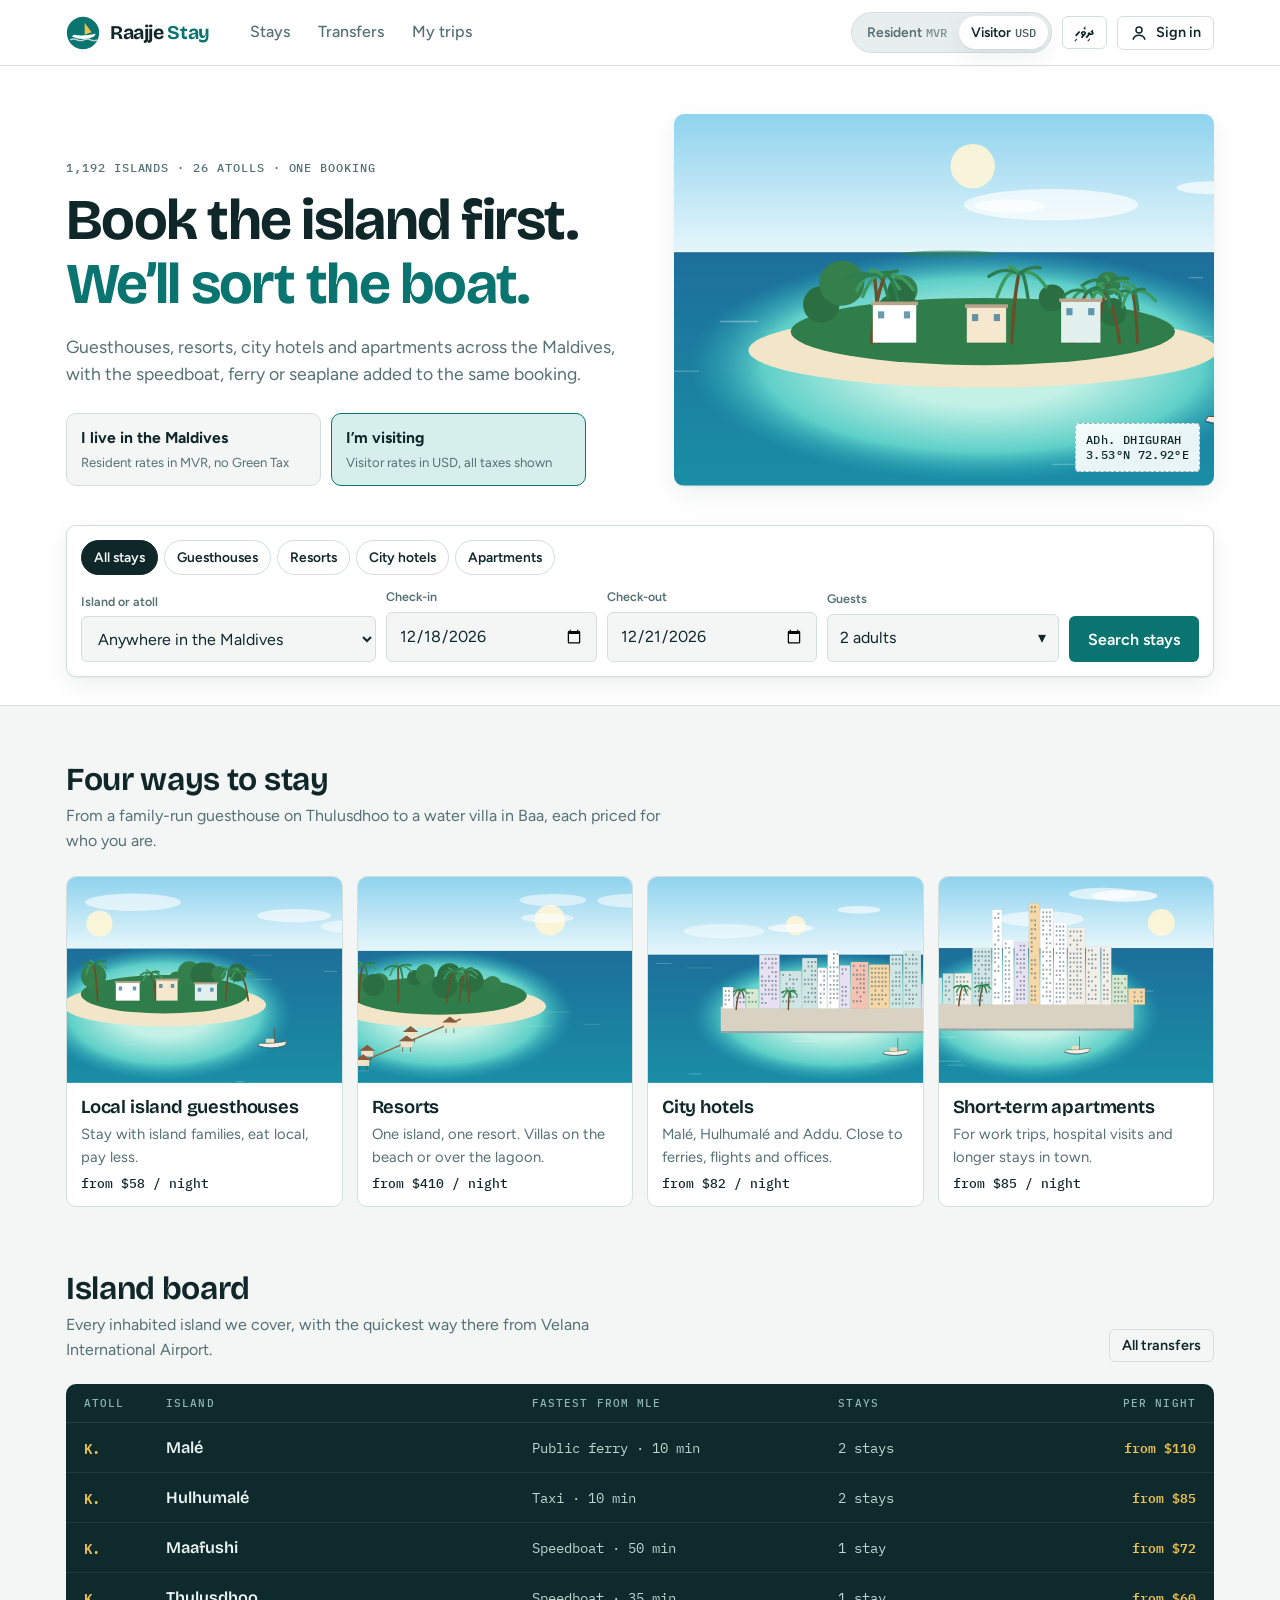
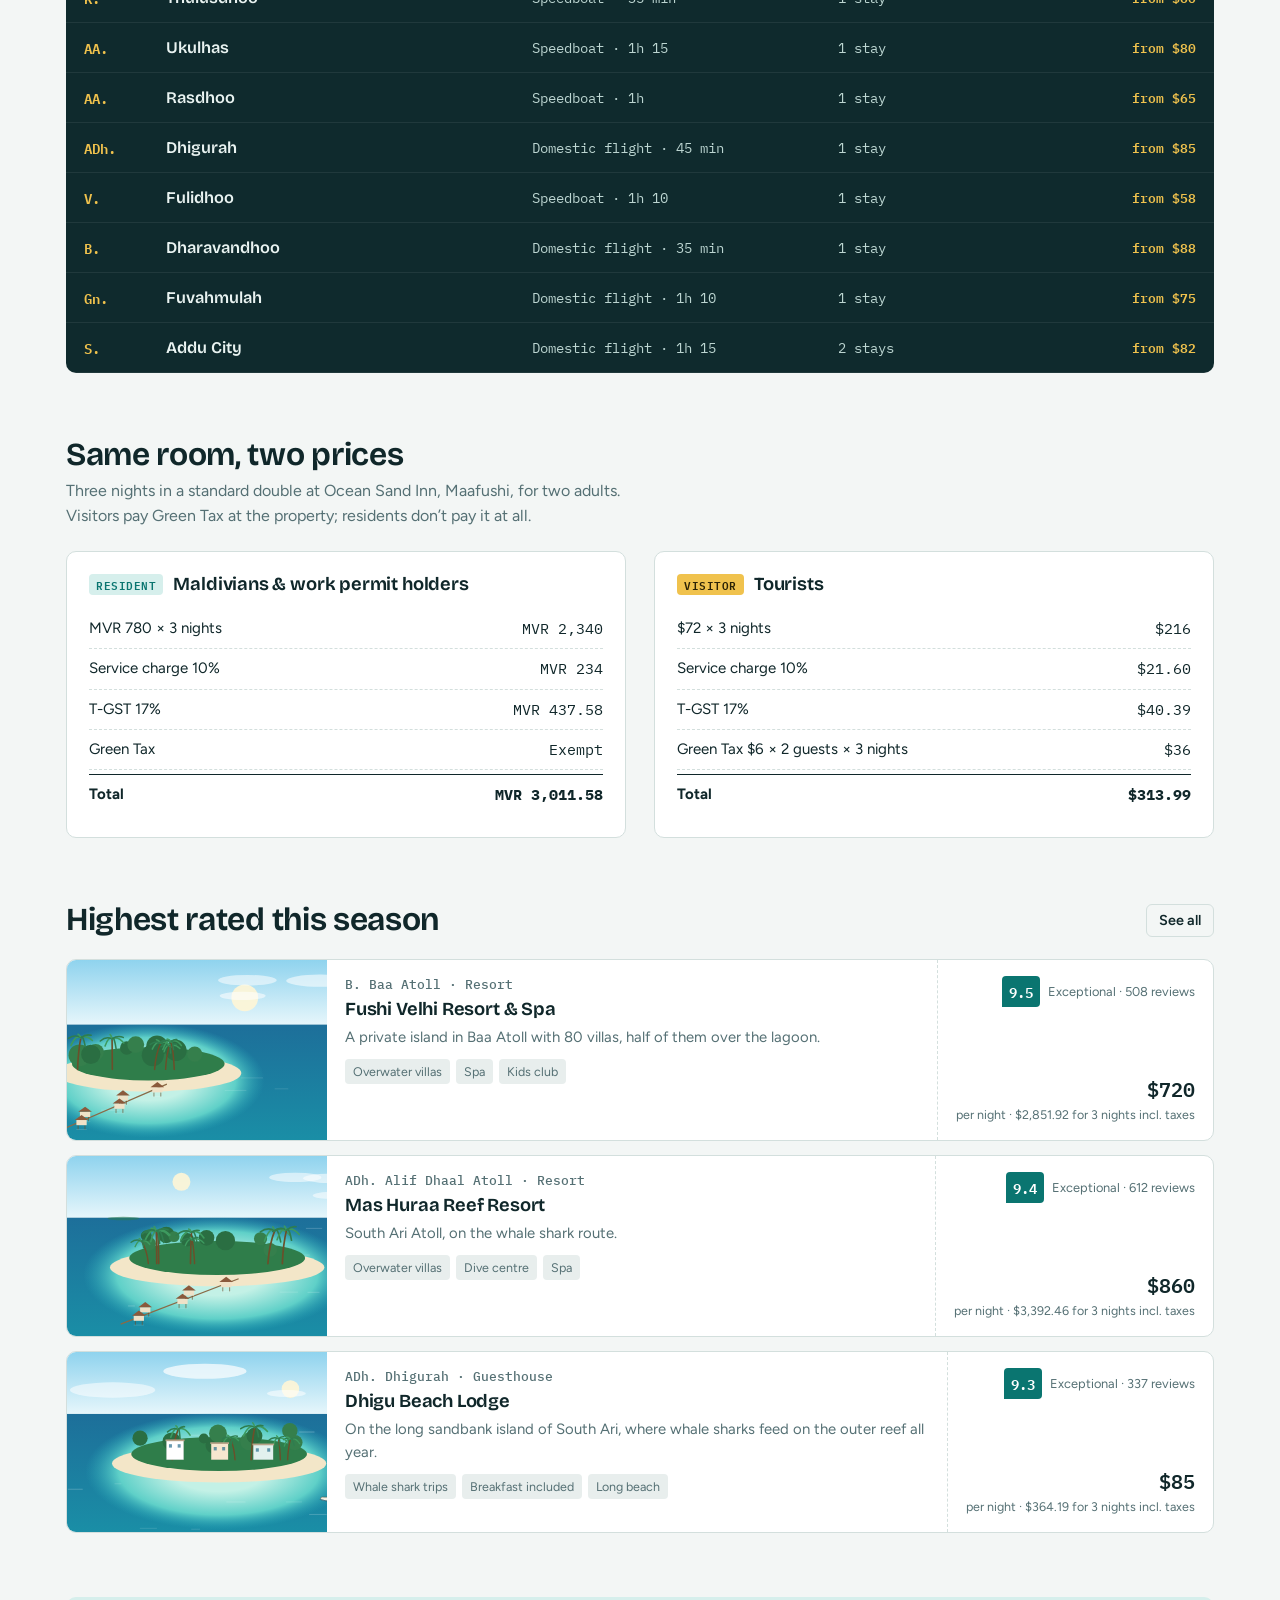
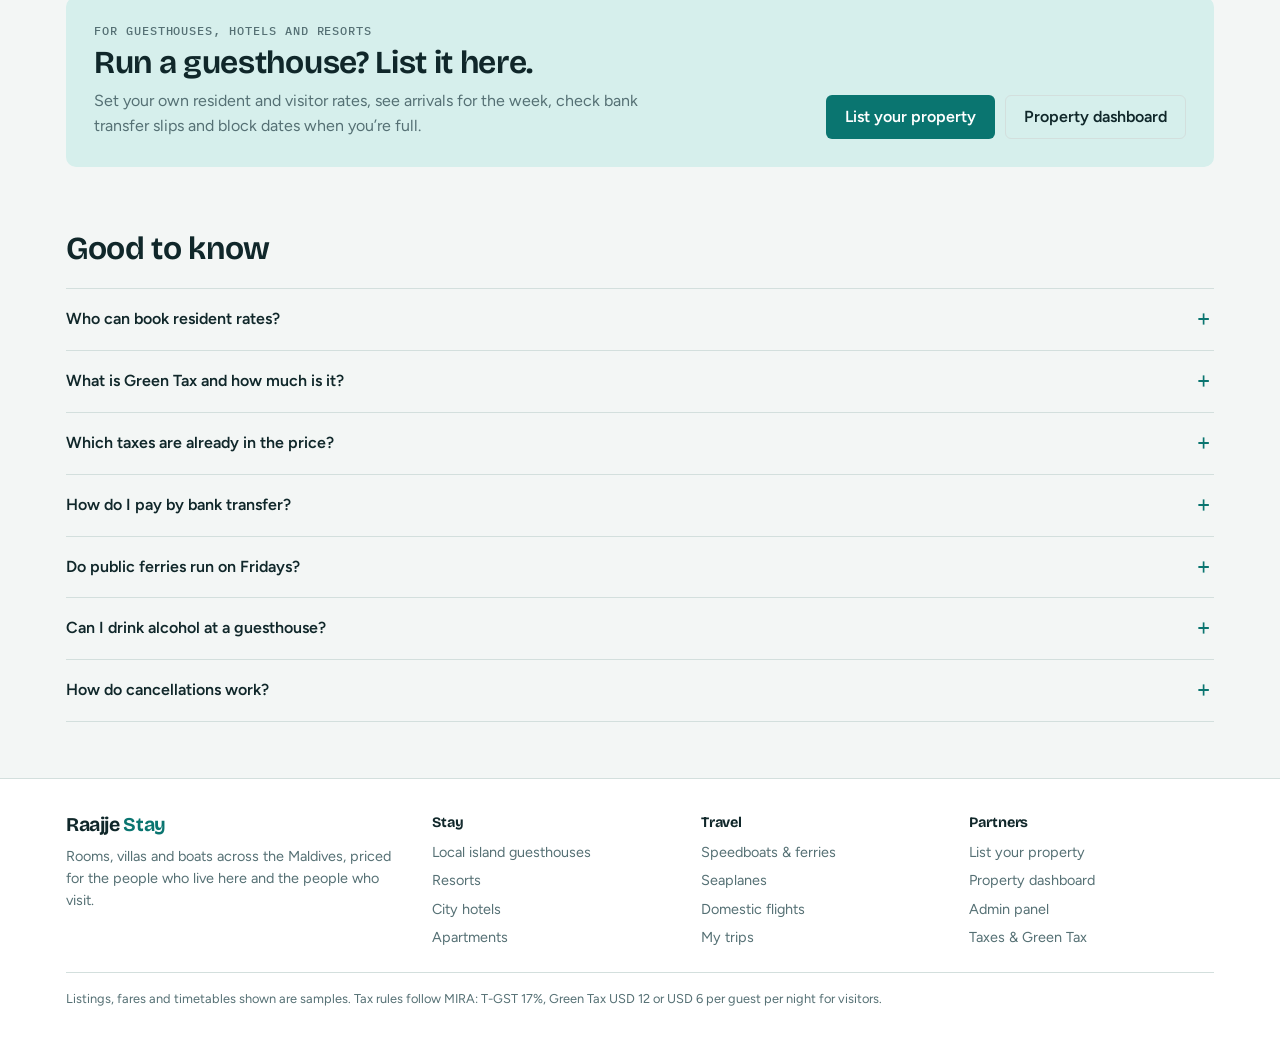
<file: index.html>
<!doctype html>
<html lang="en">
<head>
<meta charset="utf-8">
<meta name="viewport" content="width=device-width, initial-scale=1, viewport-fit=cover">
<title>Raajje Stay</title>
<meta name="claude:viewport-fit-sides" content="cover">
<meta name="description" content="Book guesthouses, resorts, city hotels, apartments and island transfers across the Maldives at resident or visitor rates.">
<meta name="theme-color" content="#0a7570">
<link rel="preconnect" href="https://fonts.googleapis.com">
<link rel="preconnect" href="https://fonts.gstatic.com" crossorigin>
<link rel="stylesheet" href="https://fonts.googleapis.com/css2?family=Bricolage+Grotesque:opsz,wght@12..96,500;12..96,650;12..96,700&family=Figtree:wght@400;500;600;700&family=IBM+Plex+Mono:wght@400;500;600&family=Noto+Sans+Thaana:wght@400;600;700&display=swap">
<link rel="stylesheet" href="css/styles.css">
</head>
<body>
<header class="top">
  <div class="wrap">
    <a class="brand" href="#home" aria-label="Raajje Stay home">
      <svg class="brand-mark" viewBox="0 0 40 40" aria-hidden="true">
        <circle cx="20" cy="20" r="19" fill="var(--lagoon)"/>
        <path d="M7 24 Q20 30 33 24 L35 21 Q20 24 9 22 Z" fill="var(--surface)"/>
        <path d="M22 22 V8 L30 19 Z" fill="var(--sun)"/>
        <path d="M5 28 q4 -2 8 0 t8 0 t8 0 t8 0" stroke="var(--surface)" stroke-width="1.6" fill="none" opacity=".7"/>
      </svg>
      <span class="brand-name">Raajje <span>Stay</span></span>
    </a>
    <nav class="nav" aria-label="Main">
      <a href="#stays" data-nav="stays" data-i18n="nav.stays">Stays</a>
      <a href="#transfers" data-nav="transfers" data-i18n="nav.transfers">Transfers</a>
      <a href="#trips" data-nav="trips" data-i18n="nav.trips">My trips</a>
    </nav>
    <div class="top-right">
      <div class="who" role="group" aria-label="Booking as">
        <button type="button" data-action="set-resident" data-value="1" id="who-res"><span data-i18n="resident">Resident</span><span class="cur">MVR</span></button>
        <button type="button" data-action="set-resident" data-value="0" id="who-vis"><span data-i18n="visitor">Visitor</span><span class="cur">USD</span></button>
      </div>
      <button class="btn btn-ghost btn-sm lang-btn" type="button" data-action="lang" id="lang-btn">ދިވެހި</button>
      <button class="btn btn-ghost btn-sm" type="button" data-action="open-signin" id="signin-btn">
        <svg width="18" height="18" viewBox="0 0 24 24" fill="none" stroke="currentColor" stroke-width="2" aria-hidden="true"><circle cx="12" cy="8" r="4"/><path d="M4 21c1-4 4-6 8-6s7 2 8 6"/></svg>
        <span class="signin-label" id="signin-label">Sign in</span>
      </button>
    </div>
  </div>
</header>

<main id="app" tabindex="-1"></main>

<footer class="foot">
  <div class="wrap">
    <div>
      <div class="brand-name">Raajje <span>Stay</span></div>
      <p class="muted" style="margin-top:10px;max-width:38ch" data-i18n="foot.tag">Rooms, villas and boats across the Maldives, priced for the people who live here and the people who visit.</p>
    </div>
    <div>
      <h4 data-i18n="foot.stay">Stay</h4>
      <ul>
        <li><a href="#stays" data-type-link="guesthouse">Local island guesthouses</a></li>
        <li><a href="#stays" data-type-link="resort">Resorts</a></li>
        <li><a href="#stays" data-type-link="hotel">City hotels</a></li>
        <li><a href="#stays" data-type-link="apartment">Apartments</a></li>
      </ul>
    </div>
    <div>
      <h4 data-i18n="foot.travel">Travel</h4>
      <ul>
        <li><a href="#transfers">Speedboats &amp; ferries</a></li>
        <li><a href="#transfers">Seaplanes</a></li>
        <li><a href="#transfers">Domestic flights</a></li>
        <li><a href="#trips">My trips</a></li>
      </ul>
    </div>
    <div>
      <h4 data-i18n="foot.partners">Partners</h4>
      <ul>
        <li><a href="#list-property" data-i18n="lp.nav">List your property</a></li>
        <li><a href="partner.html" data-i18n="foot.dash">Property dashboard</a></li>
        <li><a href="admin.html" data-i18n="foot.admin">Admin panel</a></li>
        <li><a href="#home" data-scroll="faq">Taxes &amp; Green Tax</a></li>
      </ul>
    </div>
    <p class="fine" id="fine">Listings, fares and timetables shown are samples. Tax rules follow MIRA: T-GST 17%, Green Tax USD 12 or USD 6 per guest per night for visitors.</p>
  </div>
</footer>

<nav class="tabbar" aria-label="App">
  <a href="#home" data-nav="home"><svg viewBox="0 0 24 24" fill="none" stroke="currentColor" stroke-width="2" aria-hidden="true"><path d="M3 11l9-7 9 7v9a1 1 0 0 1-1 1h-5v-6H9v6H4a1 1 0 0 1-1-1z"/></svg><span data-i18n="nav.home">Home</span></a>
  <a href="#stays" data-nav="stays"><svg viewBox="0 0 24 24" fill="none" stroke="currentColor" stroke-width="2" aria-hidden="true"><path d="M3 18V8M3 14h18v4M21 18v-6a3 3 0 0 0-3-3h-7v5"/><circle cx="7" cy="11" r="2"/></svg><span data-i18n="nav.stays">Stays</span></a>
  <a href="#transfers" data-nav="transfers"><svg viewBox="0 0 24 24" fill="none" stroke="currentColor" stroke-width="2" aria-hidden="true"><path d="M3 17q9 4 18 0l1-3H2z"/><path d="M12 14V4l6 8"/></svg><span data-i18n="nav.transfers">Transfers</span></a>
  <a href="#trips" data-nav="trips"><svg viewBox="0 0 24 24" fill="none" stroke="currentColor" stroke-width="2" aria-hidden="true"><rect x="3" y="6" width="18" height="14" rx="2"/><path d="M8 6V4h8v2M3 12h18"/></svg><span data-i18n="nav.tripsShort">Trips</span></a>
</nav>

<div id="layer"></div>

<script src="js/config.js"></script>
<script src="js/data.js"></script>
<script src="js/art.js"></script>
<script src="js/pricing.js"></script>
<script src="js/i18n.js"></script>
<script src="js/api.js"></script>
<script src="js/app.js"></script>
</body>
</html>
</file>
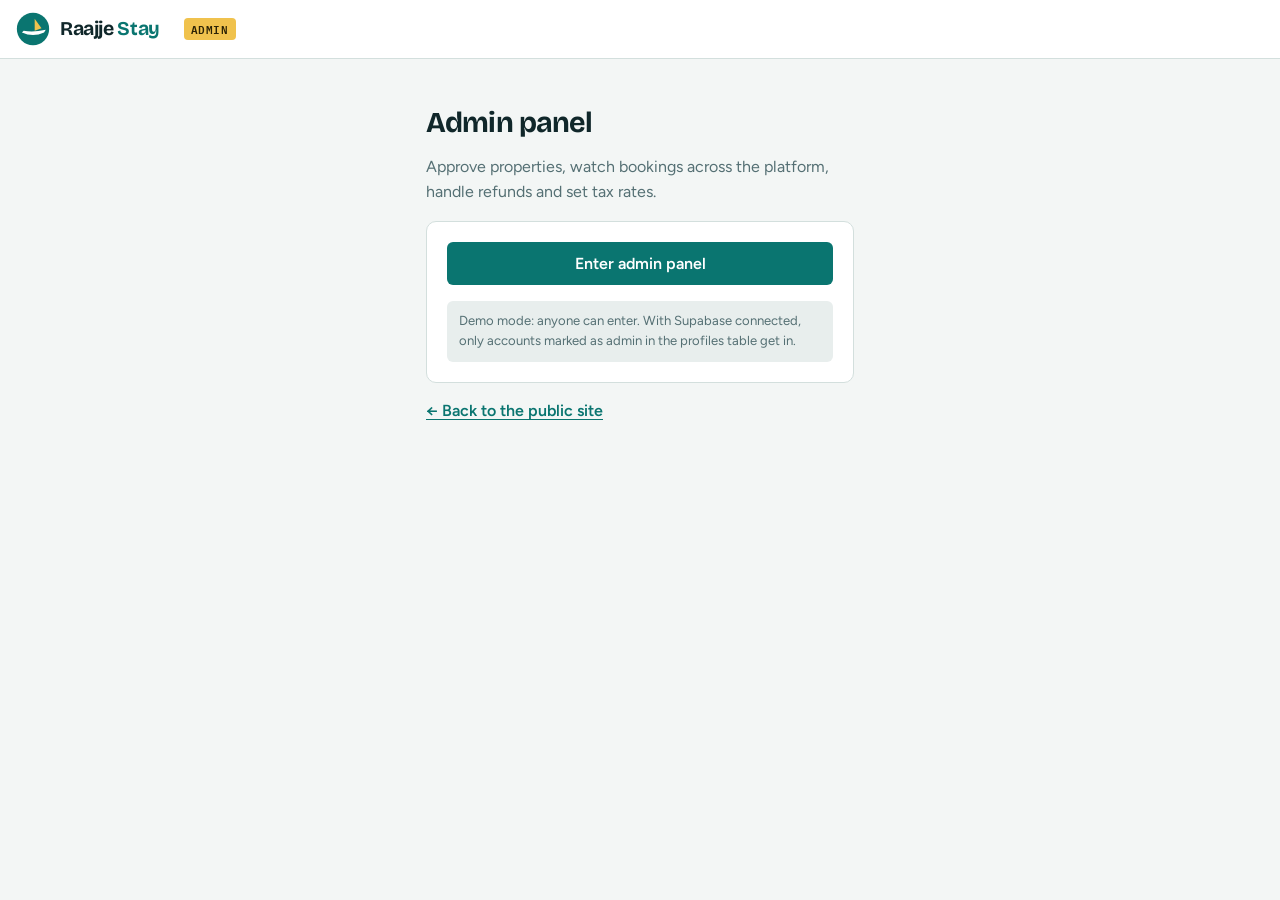
<file: admin.html>
<!doctype html>
<html lang="en">
<head>
<meta charset="utf-8">
<meta name="viewport" content="width=device-width, initial-scale=1, viewport-fit=cover">
<title>Raajje Stay Admin</title>
<meta name="claude:viewport-fit-sides" content="cover">
<meta name="robots" content="noindex">
<link rel="preconnect" href="https://fonts.googleapis.com">
<link rel="preconnect" href="https://fonts.gstatic.com" crossorigin>
<link rel="stylesheet" href="https://fonts.googleapis.com/css2?family=Bricolage+Grotesque:opsz,wght@12..96,500;12..96,650;12..96,700&family=Figtree:wght@400;500;600;700&family=IBM+Plex+Mono:wght@400;500;600&display=swap">
<link rel="stylesheet" href="css/styles.css">
<link rel="stylesheet" href="css/dash.css">
</head>
<body style="padding-bottom:0">
<header class="top">
  <div class="wrap" style="max-width:none">
    <a class="brand" href="./" aria-label="Raajje Stay public site">
      <svg class="brand-mark" viewBox="0 0 40 40" aria-hidden="true"><circle cx="20" cy="20" r="19" fill="var(--lagoon)"/><path d="M7 24 Q20 30 33 24 L35 21 Q20 24 9 22 Z" fill="var(--surface)"/><path d="M22 22 V8 L30 19 Z" fill="var(--sun)"/></svg>
      <span class="brand-name">Raajje <span>Stay</span></span>
    </a>
    <span class="tag tag-sun" style="margin-inline-start:4px">Admin</span>
    <div class="top-right" id="top-right"></div>
  </div>
</header>
<main id="app" tabindex="-1"></main>
<div id="layer"></div>
<script src="js/config.js"></script>
<script src="js/data.js"></script>
<script src="js/art.js"></script>
<script src="js/pricing.js"></script>
<script src="js/api.js"></script>
<script src="js/admin.js"></script>
</body>
</html>
</file>
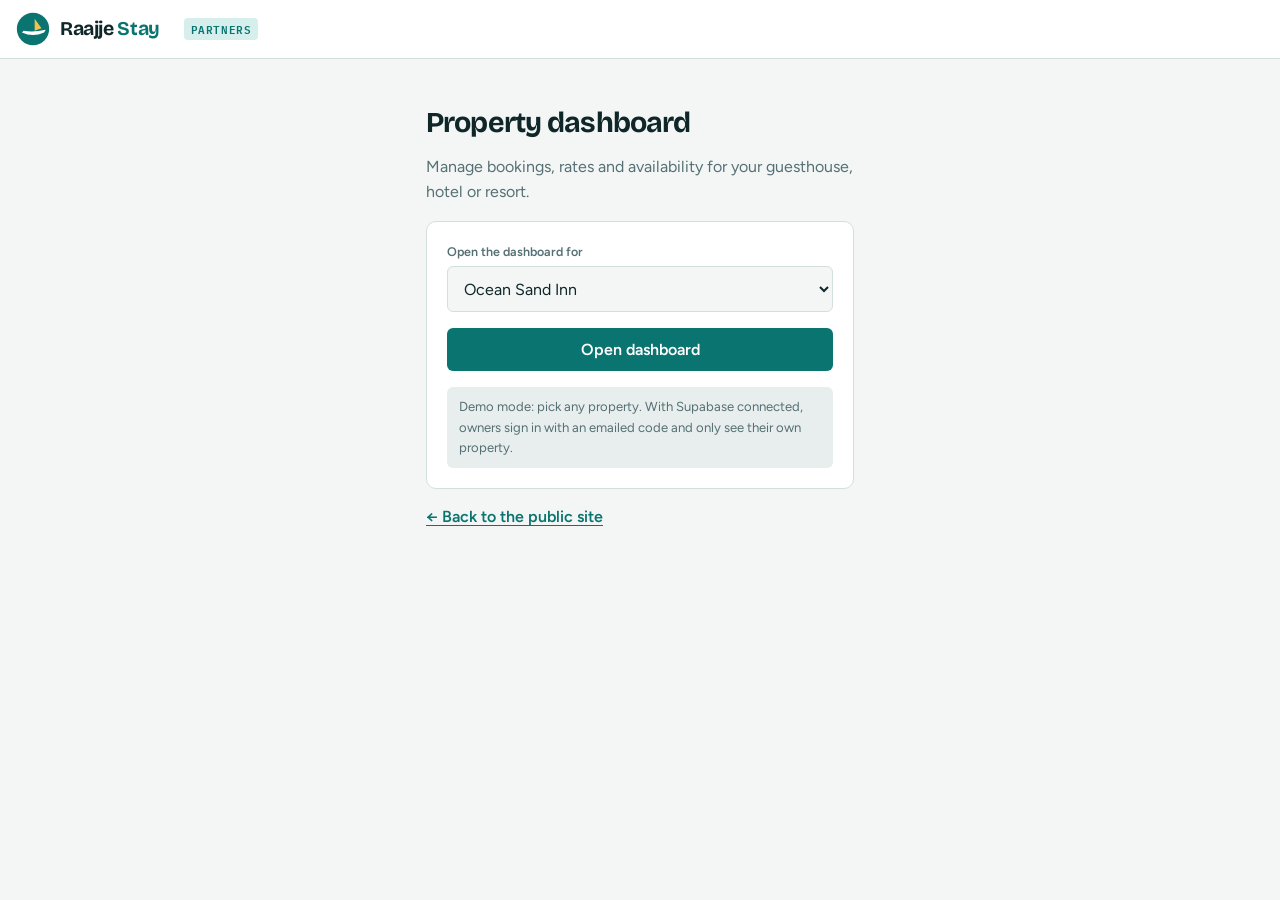
<file: partner.html>
<!doctype html>
<html lang="en">
<head>
<meta charset="utf-8">
<meta name="viewport" content="width=device-width, initial-scale=1, viewport-fit=cover">
<title>Raajje Stay Partners</title>
<meta name="claude:viewport-fit-sides" content="cover">
<meta name="robots" content="noindex">
<link rel="preconnect" href="https://fonts.googleapis.com">
<link rel="preconnect" href="https://fonts.gstatic.com" crossorigin>
<link rel="stylesheet" href="https://fonts.googleapis.com/css2?family=Bricolage+Grotesque:opsz,wght@12..96,500;12..96,650;12..96,700&family=Figtree:wght@400;500;600;700&family=IBM+Plex+Mono:wght@400;500;600&display=swap">
<link rel="stylesheet" href="css/styles.css">
<link rel="stylesheet" href="css/dash.css">
</head>
<body style="padding-bottom:0">
<header class="top">
  <div class="wrap" style="max-width:none">
    <a class="brand" href="./" aria-label="Raajje Stay public site">
      <svg class="brand-mark" viewBox="0 0 40 40" aria-hidden="true"><circle cx="20" cy="20" r="19" fill="var(--lagoon)"/><path d="M7 24 Q20 30 33 24 L35 21 Q20 24 9 22 Z" fill="var(--surface)"/><path d="M22 22 V8 L30 19 Z" fill="var(--sun)"/></svg>
      <span class="brand-name">Raajje <span>Stay</span></span>
    </a>
    <span class="tag" style="margin-inline-start:4px">Partners</span>
    <div class="top-right" id="top-right"></div>
  </div>
</header>
<main id="app" tabindex="-1"></main>
<div id="layer"></div>
<script src="js/config.js"></script>
<script src="js/data.js"></script>
<script src="js/art.js"></script>
<script src="js/pricing.js"></script>
<script src="js/api.js"></script>
<script src="js/partner.js"></script>
</body>
</html>
</file>
<file: css/styles.css>
/* Raajje Stay
   Layout: timetable-and-postcard. Listings read like island postcards; times, fares and
   atoll codes are set in mono like a jetty departure board. */
:root {
  --bg: #f3f6f5;
  --surface: #ffffff;
  --sunk: #e8eeed;
  --ink: #10272a;
  --muted: #557074;
  --line: #d3dfdd;
  --lagoon: #0a7570;
  --lagoon-soft: #d6efec;
  --on-lagoon: #ffffff;
  --sun: #f0c24d;
  --on-sun: #2b2205;
  --ok: #17784a;
  --warn: #a5560b;
  --err: #b4321b;
  --shadow: 0 1px 2px rgba(16, 39, 42, .06), 0 8px 24px rgba(16, 39, 42, .07);

  --f-display: "Bricolage Grotesque", "Avenir Next", "Segoe UI", system-ui, sans-serif;
  --f-body: "Figtree", "Segoe UI", system-ui, -apple-system, sans-serif;
  --f-mono: "IBM Plex Mono", ui-monospace, "SF Mono", Menlo, Consolas, monospace;

  --r-s: 6px;
  --r-m: 10px;
  --wrap: 1180px;
  --tabbar: 0px;
}
@media (prefers-color-scheme: dark) {
  :root:not([data-theme="light"]) {
    --bg: #0b1618; --surface: #102225; --sunk: #0d1c1f; --ink: #e4efee; --muted: #8ea9ac;
    --line: #213a3e; --lagoon: #3dbdb2; --lagoon-soft: #123a3a; --on-lagoon: #03201e;
    --sun: #f0c24d; --on-sun: #2b2205; --ok: #4cc58a; --warn: #e9a04b; --err: #f07a62;
    --shadow: 0 1px 2px rgba(0, 0, 0, .3), 0 8px 24px rgba(0, 0, 0, .25);
    color-scheme: dark;
  }
}
:root[data-theme="dark"] {
  --bg: #0b1618; --surface: #102225; --sunk: #0d1c1f; --ink: #e4efee; --muted: #8ea9ac;
  --line: #213a3e; --lagoon: #3dbdb2; --lagoon-soft: #123a3a; --on-lagoon: #03201e;
  --sun: #f0c24d; --on-sun: #2b2205; --ok: #4cc58a; --warn: #e9a04b; --err: #f07a62;
  --shadow: 0 1px 2px rgba(0, 0, 0, .3), 0 8px 24px rgba(0, 0, 0, .25);
  color-scheme: dark;
}

* { box-sizing: border-box; }
[hidden] { display: none !important; }
html { -webkit-text-size-adjust: 100%; }
body {
  margin: 0; background: var(--bg); color: var(--ink);
  font: 400 16px/1.55 var(--f-body);
  padding-bottom: calc(var(--tabbar) + env(safe-area-inset-bottom, 0px));
}
body::before {
  content: ""; position: fixed; inset: 0 0 auto; height: env(safe-area-inset-top, 0px);
  z-index: 10; background: var(--surface);
}
img, svg { max-width: 100%; }
a { color: inherit; }
button, input, select, textarea { font: inherit; color: inherit; }
:focus-visible { outline: 2px solid var(--lagoon); outline-offset: 2px; }
h1, h2, h3, h4 { font-family: var(--f-display); line-height: 1.12; margin: 0; text-wrap: balance; letter-spacing: -0.01em; }
h1 { font-size: clamp(2rem, 5.2vw, 3.6rem); font-weight: 700; letter-spacing: -0.03em; }
h2 { font-size: clamp(1.45rem, 2.8vw, 2rem); font-weight: 650; }
h3 { font-size: 1.15rem; font-weight: 650; }
p { margin: 0; }
.mono { font-family: var(--f-mono); font-variant-numeric: tabular-nums; }
.muted { color: var(--muted); }
.wrap {
  max-width: var(--wrap); margin: 0 auto;
  padding-left: max(16px, env(safe-area-inset-left, 0px));
  padding-right: max(16px, env(safe-area-inset-right, 0px));
}
.eyebrow { font: 500 .74rem/1 var(--f-mono); letter-spacing: .08em; text-transform: uppercase; color: var(--muted); }
.sr { position: absolute; left: 0; top: 0; width: 1px; height: 1px; overflow: hidden; clip: rect(0 0 0 0); white-space: nowrap; }

/* ---------- header ---------- */
.top {
  position: sticky; top: env(safe-area-inset-top, 0px); z-index: 20;
  background: var(--surface); border-bottom: 1px solid var(--line);
}
.top .wrap { display: flex; align-items: center; gap: 20px; padding-block: 12px; }
.brand { display: flex; align-items: center; gap: 10px; text-decoration: none; }
.brand-mark { width: 34px; height: 34px; flex: none; }
.brand-name { font: 700 1.22rem/1 var(--f-display); letter-spacing: -0.02em; }
.brand-name span { color: var(--lagoon); }
.nav { display: flex; gap: 4px; margin-left: 8px; }
.nav a {
  text-decoration: none; padding: 8px 12px; border-radius: var(--r-s); color: var(--muted); font-weight: 500;
}
.nav a:hover { color: var(--ink); background: var(--sunk); }
.nav a[aria-current="page"] { color: var(--ink); background: var(--lagoon-soft); }
.top-right { margin-left: auto; display: flex; align-items: center; gap: 10px; }

.who {
  display: inline-flex; border: 1px solid var(--line); border-radius: 999px; padding: 3px; background: var(--sunk);
}
.who button {
  border: 0; background: transparent; padding: 6px 12px; border-radius: 999px; cursor: pointer;
  font-size: .86rem; font-weight: 600; color: var(--muted); white-space: nowrap;
}
.who button[aria-pressed="true"] { background: var(--surface); color: var(--ink); box-shadow: var(--shadow); }
.who .cur { font-family: var(--f-mono); font-weight: 500; font-size: .75rem; opacity: .75; margin-left: 4px; }

.btn {
  display: inline-flex; align-items: center; justify-content: center; gap: 8px;
  border: 1px solid transparent; border-radius: var(--r-s); padding: 11px 18px; cursor: pointer;
  font-weight: 600; text-decoration: none; line-height: 1.2; transition: background .15s, border-color .15s;
}
.btn-primary { background: var(--lagoon); color: var(--on-lagoon); }
.btn-primary:hover { filter: brightness(1.07); }
.btn-ghost { background: transparent; border-color: var(--line); color: var(--ink); }
.btn-ghost:hover { background: var(--sunk); }
.btn-sun { background: var(--sun); color: var(--on-sun); }
.btn-link { background: none; border: 0; padding: 0; color: var(--lagoon); font-weight: 600; cursor: pointer; text-decoration: underline; text-underline-offset: 3px; }
.btn[disabled] { opacity: .5; cursor: not-allowed; }
.btn-block { width: 100%; }
.btn-sm { padding: 7px 12px; font-size: .9rem; }

/* ---------- mobile tab bar ---------- */
.tabbar { display: none; }
@media (max-width: 760px) {
  :root { --tabbar: 62px; }
  .nav, .top .signin-label { display: none; }
  .top .wrap { gap: 10px; }
  .brand-name { font-size: 1.08rem; }
  .who button { padding: 6px 9px; font-size: .8rem; }
  .who .cur { display: none; }
  .tabbar {
    display: grid; grid-template-columns: repeat(4, 1fr);
    position: fixed; left: 0; right: 0; bottom: 0; z-index: 30;
    background: var(--surface); border-top: 1px solid var(--line);
    padding-bottom: env(safe-area-inset-bottom, 0px);
    padding-left: env(safe-area-inset-left, 0px); padding-right: env(safe-area-inset-right, 0px);
  }
  .tabbar a {
    display: flex; flex-direction: column; align-items: center; gap: 2px; padding: 8px 0 9px;
    text-decoration: none; font-size: .72rem; font-weight: 600; color: var(--muted); height: var(--tabbar);
  }
  .tabbar a svg { width: 22px; height: 22px; }
  .tabbar a[aria-current="page"] { color: var(--lagoon); }
}

/* ---------- hero ---------- */
.hero { position: relative; background: var(--surface); border-bottom: 1px solid var(--line); }
.hero-grid { display: grid; grid-template-columns: 1.05fr 1fr; gap: 40px; align-items: end; padding-block: 48px 40px; }
.hero h1 em { font-style: normal; color: var(--lagoon); }
.hero-lede { margin-top: 16px; font-size: 1.1rem; color: var(--muted); max-width: 52ch; }
.hero-art { position: relative; border-radius: var(--r-m); overflow: hidden; aspect-ratio: 16/11; max-width: 100%; box-shadow: var(--shadow); }
.hero-art svg { display: block; width: 100%; height: 100%; }
.stamp {
  position: absolute; right: 14px; bottom: 14px; background: rgba(255, 255, 255, .9); color: #10272a;
  border-radius: 4px; padding: 8px 10px; font: 500 .72rem/1.35 var(--f-mono); letter-spacing: .03em;
  border: 1.5px dashed #10272a55;
}
.who-big { margin-top: 26px; display: grid; grid-template-columns: 1fr 1fr; gap: 10px; max-width: 520px; }
.who-big button {
  text-align: left; border: 1.5px solid var(--line); background: var(--bg); border-radius: var(--r-m);
  padding: 12px 14px; cursor: pointer; display: grid; gap: 2px;
}
.who-big button strong { font-size: .98rem; }
.who-big button span { font-size: .82rem; color: var(--muted); }
.who-big button[aria-pressed="true"] { border-color: var(--lagoon); background: var(--lagoon-soft); }
@media (max-width: 860px) {
  .hero-grid { grid-template-columns: 1fr; gap: 24px; padding-block: 28px 28px; }
  .hero-art { order: -1; aspect-ratio: 16/9; }
}

/* ---------- search panel ---------- */
.search {
  margin-top: -1px; background: var(--surface); border: 1px solid var(--line); border-radius: var(--r-m);
  box-shadow: var(--shadow); padding: 14px; display: grid; gap: 12px;
}
.search-types { display: flex; flex-wrap: wrap; gap: 6px; }
.chip {
  border: 1px solid var(--line); background: var(--surface); border-radius: 999px; padding: 6px 12px;
  font-size: .86rem; font-weight: 600; cursor: pointer; color: var(--ink);
}
.chip[aria-pressed="true"] { background: var(--ink); color: var(--bg); border-color: var(--ink); }
.search-row { display: grid; grid-template-columns: 1.4fr 1fr 1fr 1.1fr auto; gap: 10px; align-items: end; }
.field { display: grid; gap: 5px; min-width: 0; }
.field label, .field .lbl { font-size: .78rem; font-weight: 600; color: var(--muted); }
.input, select.input, textarea.input {
  width: 100%; border: 1px solid var(--line); background: var(--bg); border-radius: var(--r-s);
  padding: 11px 12px; min-height: 46px; font-size: 1rem;
}
.input:focus { outline: 2px solid var(--lagoon); outline-offset: -1px; border-color: transparent; }
.input.bad { border-color: var(--err); }
.err-msg { color: var(--err); font-size: .82rem; }
.guests-btn { text-align: left; cursor: pointer; display: flex; align-items: center; justify-content: space-between; }
.pop {
  position: absolute; z-index: 25; margin-top: 6px; background: var(--surface); border: 1px solid var(--line);
  border-radius: var(--r-m); box-shadow: var(--shadow); padding: 14px; width: min(320px, calc(100vw - 32px)); display: grid; gap: 12px;
}
.stepper { display: flex; align-items: center; justify-content: space-between; gap: 12px; }
.stepper .ctr { display: flex; align-items: center; gap: 10px; }
.stepper button {
  width: 34px; height: 34px; border-radius: 50%; border: 1px solid var(--line); background: var(--surface);
  cursor: pointer; font-size: 1.1rem; line-height: 1;
}
.stepper button:disabled { opacity: .35; cursor: not-allowed; }
.stepper output { min-width: 1.5ch; text-align: center; font-family: var(--f-mono); }
@media (max-width: 960px) {
  .search-row { grid-template-columns: 1fr 1fr; }
  .search-row .field-where { grid-column: 1 / -1; }
  .search-row .search-go { grid-column: 1 / -1; }
}
@media (max-width: 420px) { .search-row { grid-template-columns: 1fr; } }

/* ---------- sections ---------- */
.section { padding-block: 56px 8px; }
.section-head { display: flex; align-items: end; justify-content: space-between; gap: 16px; margin-bottom: 22px; flex-wrap: wrap; }
.section-head p { color: var(--muted); max-width: 60ch; margin-top: 6px; }

.typegrid { display: grid; grid-template-columns: repeat(4, 1fr); gap: 14px; }
.typecard {
  display: grid; grid-template-rows: auto 1fr; text-decoration: none; background: var(--surface);
  border: 1px solid var(--line); border-radius: var(--r-m); overflow: hidden; cursor: pointer; text-align: left; padding: 0;
}
.typecard .pic { aspect-ratio: 4/3; overflow: hidden; }
.typecard .pic svg { width: 100%; height: 100%; display: block; transition: transform .5s; }
.typecard:hover .pic svg { transform: scale(1.04); }
.typecard .body { padding: 14px; display: grid; gap: 6px; align-content: start; }
.typecard .body p { color: var(--muted); font-size: .92rem; }
.typecard .from { font: 500 .82rem var(--f-mono); color: var(--ink); }
@media (max-width: 900px) { .typegrid { grid-template-columns: repeat(2, 1fr); } }

/* atoll board — departure-board styled list */
.board { background: #0f2a2d; color: #e9f3f1; border-radius: var(--r-m); overflow: hidden; }
.board-head { display: grid; grid-template-columns: 70px 1.2fr 1fr .8fr 110px; gap: 12px; padding: 12px 18px; font: 500 .7rem var(--f-mono); letter-spacing: .1em; text-transform: uppercase; color: #8fb6b1; border-bottom: 1px solid #ffffff1c; }
.board-row {
  display: grid; grid-template-columns: 70px 1.2fr 1fr .8fr 110px; gap: 12px; padding: 13px 18px; align-items: center;
  border-bottom: 1px solid #ffffff12; text-decoration: none; color: inherit; cursor: pointer; background: none; border-left: 0; border-right: 0; border-top: 0; width: 100%; text-align: left;
}
.board-row:hover { background: #ffffff0c; }
.board-row .code { font: 600 .9rem var(--f-mono); color: var(--sun); }
.board-row .isl { font: 600 1.02rem var(--f-display); }
.board-row .m { font: 400 .85rem var(--f-mono); color: #bcd5d1; }
.board-row .go { font: 600 .82rem var(--f-mono); color: var(--sun); text-align: right; }
@media (max-width: 700px) {
  .board-head { display: none; }
  .board-row { grid-template-columns: 54px 1fr auto; row-gap: 2px; }
  .board-row .m.how { grid-column: 2 / 3; }
  .board-row .m.n { display: none; }
  .board-row .go { grid-row: 1 / 3; grid-column: 3; }
}

.split { display: grid; grid-template-columns: 1fr 1fr; gap: 28px; }
@media (max-width: 860px) { .split { grid-template-columns: 1fr; } }
.rates { background: var(--surface); border: 1px solid var(--line); border-radius: var(--r-m); padding: 22px; display: grid; gap: 14px; align-content: start; }
.rates h3 { display: flex; align-items: center; gap: 10px; }
.tag { display: inline-block; font: 600 .7rem/1 var(--f-mono); letter-spacing: .05em; padding: 5px 7px; border-radius: 4px; background: var(--lagoon-soft); color: var(--lagoon); text-transform: uppercase; }
.tag-sun { background: var(--sun); color: var(--on-sun); }
.tag-grey { background: var(--sunk); color: var(--muted); }
.ledger { display: grid; gap: 0; font-size: .94rem; }
.ledger div { display: flex; justify-content: space-between; gap: 12px; padding: 8px 0; border-bottom: 1px dashed var(--line); }
.ledger div:last-child { border-bottom: 0; }
.ledger .v { font-family: var(--f-mono); font-variant-numeric: tabular-nums; white-space: nowrap; }
.ledger .tot { font-weight: 700; border-top: 1.5px solid var(--ink); border-bottom: 0; margin-top: 4px; }

.faq { display: grid; gap: 0; border-top: 1px solid var(--line); }
.faq details { border-bottom: 1px solid var(--line); padding: 4px 0; }
.faq summary { cursor: pointer; list-style: none; padding: 14px 32px 14px 0; font-weight: 600; position: relative; }
.faq summary::-webkit-details-marker { display: none; }
.faq summary::after { content: "+"; position: absolute; right: 4px; top: 10px; font: 400 1.4rem var(--f-mono); color: var(--lagoon); }
.faq details[open] summary::after { content: "\2212"; }
.faq details p { padding: 0 0 16px; color: var(--muted); max-width: 70ch; }

/* ---------- listings ---------- */
.results { display: grid; grid-template-columns: 260px 1fr; gap: 28px; padding-block: 28px 40px; }
.filters { display: grid; gap: 22px; align-content: start; position: sticky; top: calc(env(safe-area-inset-top, 0px) + 80px); }
.filters fieldset { border: 0; padding: 0; margin: 0; display: grid; gap: 8px; }
.filters legend { font-weight: 700; margin-bottom: 6px; font-size: .92rem; }
.check { display: flex; align-items: center; gap: 9px; cursor: pointer; font-size: .94rem; }
.check input { width: 18px; height: 18px; accent-color: var(--lagoon); }
.check .n { margin-left: auto; font: .78rem var(--f-mono); color: var(--muted); }
input[type=range] { width: 100%; accent-color: var(--lagoon); }
.filter-toggle { display: none; }
@media (max-width: 900px) {
  .results { grid-template-columns: 1fr; gap: 16px; }
  .filters { position: static; background: var(--surface); border: 1px solid var(--line); border-radius: var(--r-m); padding: 16px; }
  .filters[data-closed="true"] { display: none; }
  .filter-toggle { display: inline-flex; }
}
.list-head { display: flex; align-items: center; justify-content: space-between; gap: 12px; flex-wrap: wrap; margin-bottom: 14px; }
.list { display: grid; gap: 14px; }
.card {
  display: grid; grid-template-columns: 260px 1fr auto; gap: 0; background: var(--surface);
  border: 1px solid var(--line); border-radius: var(--r-m); overflow: hidden; text-decoration: none; color: inherit;
}
.card:hover { border-color: var(--lagoon); }
.card .pic { min-height: 180px; position: relative; }
.card .pic svg { position: absolute; inset: 0; width: 100%; height: 100%; display: block; }
.card .body { padding: 16px 18px; display: grid; gap: 6px; align-content: start; min-width: 0; }
.card .loc { font: 500 .8rem var(--f-mono); color: var(--muted); }
.card .am { display: flex; flex-wrap: wrap; gap: 6px; margin-top: 4px; }
.card .am span { font-size: .78rem; background: var(--sunk); padding: 3px 8px; border-radius: 4px; color: var(--muted); }
.card .side { padding: 16px 18px; display: grid; align-content: space-between; justify-items: end; gap: 12px; border-left: 1px dashed var(--line); min-width: 170px; text-align: right; }
.score { display: flex; align-items: center; gap: 8px; }
.score b { font: 600 .9rem var(--f-mono); background: var(--lagoon); color: var(--on-lagoon); padding: 4px 7px; border-radius: 4px 4px 4px 0; }
.score span { font-size: .8rem; color: var(--muted); }
.price-big { font: 600 1.25rem var(--f-mono); font-variant-numeric: tabular-nums; }
.price-note { font-size: .78rem; color: var(--muted); }
@media (max-width: 760px) {
  .card { grid-template-columns: 1fr; }
  .card .pic { min-height: 0; aspect-ratio: 16/9; }
  .card .side { border-left: 0; border-top: 1px dashed var(--line); grid-template-columns: 1fr auto; align-items: end; justify-items: start; text-align: left; min-width: 0; }
  .card .side > :last-child { justify-self: end; text-align: right; }
}
.empty { background: var(--surface); border: 1px dashed var(--line); border-radius: var(--r-m); padding: 32px; text-align: center; display: grid; gap: 10px; justify-items: center; }

/* ---------- detail ---------- */
.crumbs { font-size: .86rem; color: var(--muted); padding-block: 18px 6px; display: flex; gap: 6px; flex-wrap: wrap; }
.crumbs a { color: var(--muted); }
.gallery { display: grid; grid-template-columns: 2fr 1fr; grid-template-rows: 1fr 1fr; gap: 8px; height: clamp(240px, 42vw, 440px); border-radius: var(--r-m); overflow: hidden; margin-top: 14px; }
.gallery > div { position: relative; overflow: hidden; }
.gallery > div:first-child { grid-row: 1 / 3; }
.gallery svg { position: absolute; inset: 0; width: 100%; height: 100%; }
@media (max-width: 640px) { .gallery { grid-template-columns: 1fr; grid-template-rows: 1fr; height: auto; aspect-ratio: 16/10; } .gallery > div:not(:first-child) { display: none; } }
.detail { display: grid; grid-template-columns: 1fr 370px; gap: 36px; padding-block: 24px 48px; align-items: start; }
.detail-main { display: grid; gap: 34px; min-width: 0; }
.detail-title { display: grid; gap: 8px; }
.amen { display: grid; grid-template-columns: repeat(auto-fill, minmax(190px, 1fr)); gap: 8px 18px; }
.amen div { display: flex; gap: 8px; align-items: center; font-size: .95rem; }
.amen svg { color: var(--lagoon); flex: none; }
.rooms { display: grid; gap: 10px; }
.room {
  display: grid; grid-template-columns: auto 1fr auto; gap: 14px; align-items: center; cursor: pointer;
  border: 1.5px solid var(--line); border-radius: var(--r-m); padding: 14px 16px; background: var(--surface);
}
.room:has(input:checked) { border-color: var(--lagoon); background: var(--lagoon-soft); }
.room input { width: 18px; height: 18px; accent-color: var(--lagoon); }
.room .meta { font-size: .86rem; color: var(--muted); }
.room .rp { text-align: right; }
.room .rp .v { font: 600 1.05rem var(--f-mono); }
.room.cap-bad { opacity: .55; }
.transfer-list { display: grid; gap: 10px; }
.tline {
  display: grid; grid-template-columns: 40px 1fr auto; gap: 14px; align-items: center;
  border: 1px solid var(--line); border-radius: var(--r-m); padding: 12px 14px; background: var(--surface);
}
.tline .ic { width: 40px; height: 40px; border-radius: 50%; background: var(--lagoon-soft); color: var(--lagoon); display: grid; place-items: center; }
.tline .times { display: flex; gap: 6px; flex-wrap: wrap; margin-top: 4px; }
.tline .times span, .time-chip {
  font: 500 .78rem var(--f-mono); padding: 3px 7px; border-radius: 4px; background: var(--sunk); color: var(--ink); border: 1px solid transparent;
}
.time-chip { cursor: pointer; border-color: var(--line); background: var(--surface); }
.time-chip[aria-pressed="true"] { background: var(--ink); color: var(--bg); border-color: var(--ink); }
.reviews { display: grid; gap: 12px; grid-template-columns: repeat(auto-fill, minmax(260px, 1fr)); }
.review { background: var(--surface); border: 1px solid var(--line); border-radius: var(--r-m); padding: 16px; display: grid; gap: 8px; }
.review .who-r { display: flex; justify-content: space-between; gap: 8px; font-size: .86rem; }

.book {
  position: sticky; top: calc(env(safe-area-inset-top, 0px) + 80px);
  background: var(--surface); border: 1px solid var(--line); border-radius: var(--r-m); box-shadow: var(--shadow);
  padding: 18px; display: grid; gap: 14px;
}
.book .two { display: grid; grid-template-columns: 1fr 1fr; gap: 8px; }
.notice { font-size: .86rem; padding: 10px 12px; border-radius: var(--r-s); background: var(--sunk); color: var(--muted); }
.notice.warn { background: color-mix(in srgb, var(--warn) 14%, var(--surface)); color: var(--ink); }
.notice.ok { background: color-mix(in srgb, var(--ok) 14%, var(--surface)); color: var(--ink); }
.mbar { display: none; }
@media (max-width: 960px) {
  .detail { grid-template-columns: 1fr; }
  .book { position: static; scroll-margin-top: 80px; }
  .detail { padding-bottom: 96px; }
  .mbar {
    display: flex; align-items: center; justify-content: space-between; gap: 12px;
    position: fixed; left: 0; right: 0; z-index: 28;
    bottom: calc(var(--tabbar) + env(safe-area-inset-bottom, 0px));
    background: var(--surface); border-top: 1px solid var(--line); box-shadow: 0 -6px 18px rgba(16, 39, 42, .08);
    padding-block: 10px;
    padding-left: max(16px, env(safe-area-inset-left, 0px)); padding-right: max(16px, env(safe-area-inset-right, 0px));
  }
}

/* ---------- checkout ---------- */
.checkout { display: grid; grid-template-columns: 1fr 380px; gap: 32px; padding-block: 24px 56px; align-items: start; }
.step { background: var(--surface); border: 1px solid var(--line); border-radius: var(--r-m); padding: 20px; display: grid; gap: 16px; }
.step h2 { font-size: 1.25rem; display: flex; gap: 10px; align-items: baseline; }
.step h2 .mono { font-size: .82rem; color: var(--lagoon); }
.grid2 { display: grid; grid-template-columns: 1fr 1fr; gap: 12px; }
.grid2 .full { grid-column: 1 / -1; }
.opt {
  display: grid; grid-template-columns: auto 1fr auto; gap: 12px; align-items: center; border: 1.5px solid var(--line);
  border-radius: var(--r-m); padding: 12px 14px; cursor: pointer;
}
.opt:has(input:checked) { border-color: var(--lagoon); background: var(--lagoon-soft); }
.opt input { width: 18px; height: 18px; accent-color: var(--lagoon); }
.opt small { display: block; color: var(--muted); }
.summary { position: sticky; top: calc(env(safe-area-inset-top, 0px) + 80px); }
@media (max-width: 960px) { .checkout { grid-template-columns: 1fr; } .summary { position: static; } }
@media (max-width: 520px) { .grid2 { grid-template-columns: 1fr; } }

.ticket {
  background: var(--surface); border: 1px solid var(--line); border-radius: var(--r-m); overflow: hidden; box-shadow: var(--shadow);
}
.ticket-top { display: grid; grid-template-columns: 120px 1fr; }
.ticket-top .pic { position: relative; min-height: 110px; }
.ticket-top .pic svg { position: absolute; inset: 0; width: 100%; height: 100%; }
.ticket-top .t { padding: 14px 16px; display: grid; gap: 4px; align-content: center; min-width: 0; }
.perf { height: 0; border-top: 2px dashed var(--line); position: relative; margin: 0 14px; }
.ticket-body { padding: 14px 18px 18px; display: grid; gap: 12px; }

/* ---------- confirmation & trips ---------- */
.confirm { padding-block: 36px 56px; display: grid; gap: 24px; max-width: 760px; }
.ref { font: 600 1.8rem var(--f-mono); letter-spacing: .06em; }
.trips { padding-block: 28px 56px; display: grid; gap: 18px; }
.trip {
  display: grid; grid-template-columns: 150px 1fr auto; background: var(--surface); border: 1px solid var(--line); border-radius: var(--r-m); overflow: hidden;
}
.trip .pic { position: relative; min-height: 130px; }
.trip .pic svg { position: absolute; inset: 0; width: 100%; height: 100%; }
.trip .pic.tr { display: grid; place-items: center; background: var(--lagoon-soft); color: var(--lagoon); }
.trip .body { padding: 14px 18px; display: grid; gap: 4px; align-content: center; min-width: 0; }
.trip .act { padding: 14px 18px; display: grid; gap: 8px; align-content: center; justify-items: end; }
.trip.cancelled { opacity: .62; }
.status { font: 600 .72rem var(--f-mono); text-transform: uppercase; letter-spacing: .06em; }
.status.ok { color: var(--ok); } .status.no { color: var(--err); }
@media (max-width: 680px) {
  .trip { grid-template-columns: 1fr; }
  .trip .pic { min-height: 0; aspect-ratio: 16/7; }
  .trip .act { justify-items: start; grid-auto-flow: column; justify-content: start; }
}

/* ---------- modal & toast ---------- */
.scrim { position: fixed; inset: 0; background: rgba(5, 18, 20, .55); z-index: 50; display: grid; place-items: center; padding: 16px; }
.modal { background: var(--surface); border-radius: var(--r-m); width: min(420px, 100%); padding: 22px; display: grid; gap: 14px; box-shadow: var(--shadow); max-height: calc(100vh - 32px); overflow: auto; }
.modal-head { display: flex; justify-content: space-between; align-items: center; }
.x { border: 0; background: none; font-size: 1.5rem; cursor: pointer; color: var(--muted); line-height: 1; padding: 4px 8px; }
.toast {
  position: fixed; left: 50%; transform: translateX(-50%); bottom: calc(var(--tabbar) + env(safe-area-inset-bottom, 0px) + 16px);
  background: var(--ink); color: var(--bg); padding: 11px 16px; border-radius: var(--r-s); z-index: 60; font-weight: 600; font-size: .92rem;
  box-shadow: var(--shadow); max-width: calc(100vw - 32px);
}

/* ---------- footer ---------- */
.foot { border-top: 1px solid var(--line); margin-top: 48px; background: var(--surface); }
.foot .wrap { display: grid; grid-template-columns: 1.4fr 1fr 1fr 1fr; gap: 24px; padding-block: 36px; font-size: .9rem; }
.foot h4 { font-size: .9rem; margin-bottom: 10px; }
.foot ul { list-style: none; padding: 0; margin: 0; display: grid; gap: 6px; }
.foot a { color: var(--muted); text-decoration: none; }
.foot a:hover { color: var(--ink); }
.foot .fine { grid-column: 1 / -1; border-top: 1px solid var(--line); padding-top: 16px; color: var(--muted); font-size: .8rem; }
@media (max-width: 760px) { .foot .wrap { grid-template-columns: 1fr 1fr; } .foot .wrap > :first-child { grid-column: 1 / -1; } }

@media (prefers-reduced-motion: reduce) { * { transition: none !important; animation: none !important; } }

/* ---------- additions: availability, statuses, partner band ---------- */
.left { font: 600 .72rem var(--f-mono); color: var(--warn); margin-inline-start: 6px; white-space: nowrap; }
.left.none { color: var(--err); }
.status.wait { color: var(--warn); }
.status.done { color: var(--muted); }
.btn-danger { background: var(--err); color: #fff; }
.owner-band {
  display: flex; flex-wrap: wrap; align-items: end; justify-content: space-between; gap: 20px;
  background: var(--lagoon-soft); border-radius: var(--r-m); padding: 28px;
}
.lang-btn { font-family: "Noto Sans Thaana", var(--f-body); }

/* ---------- Dhivehi (Thaana, right to left) ---------- */
html[lang="dv"] body { font-family: "Noto Sans Thaana", var(--f-body); }
html[lang="dv"] h1, html[lang="dv"] h2, html[lang="dv"] h3, html[lang="dv"] h4,
html[lang="dv"] .brand-name { font-family: "Noto Sans Thaana", var(--f-display); letter-spacing: 0; }
html[lang="dv"] .eyebrow { letter-spacing: 0; text-transform: none; font-family: "Noto Sans Thaana", var(--f-mono); }
html[lang="dv"] h1 { line-height: 1.45; }
html[lang="dv"] h2, html[lang="dv"] h3 { line-height: 1.5; }
[dir="rtl"] .faq summary { padding: 14px 0 14px 32px; }
[dir="rtl"] .faq summary::after { right: auto; left: 4px; }
[dir="rtl"] .card .side { border-left: 0; border-right: 1px dashed var(--line); text-align: left; }
[dir="rtl"] .board-row { text-align: right; }
[dir="rtl"] .board-row .go { text-align: left; }
[dir="rtl"] .stamp { right: auto; left: 14px; }
[dir="rtl"] .ledger .v, [dir="rtl"] .mono { direction: ltr; unicode-bidi: isolate; }
@media (max-width: 760px) { [dir="rtl"] .card .side { border-right: 0; } }
</file>
<file: css/dash.css>
/* Shared layout for the property dashboard and admin panel.
   Layout: a narrow rail of views on the left, work surface on the right. Builds on styles.css tokens. */
.dash { display: grid; grid-template-columns: 236px 1fr; min-height: calc(100vh - 60px); }
.rail {
  background: var(--surface); border-right: 1px solid var(--line); padding: 18px 14px; display: grid; align-content: start; gap: 18px;
  position: sticky; top: calc(env(safe-area-inset-top, 0px) + 59px); height: calc(100vh - 59px); overflow: auto;
}
.rail nav { display: grid; gap: 2px; }
.rail nav a {
  display: flex; align-items: center; gap: 10px; padding: 9px 10px; border-radius: var(--r-s); text-decoration: none; color: var(--muted); font-weight: 500;
}
.rail nav a:hover { background: var(--sunk); color: var(--ink); }
.rail nav a[aria-current="page"] { background: var(--lagoon-soft); color: var(--ink); }
.rail nav a .count { margin-inline-start: auto; font: 600 .72rem var(--f-mono); background: var(--sun); color: var(--on-sun); border-radius: 999px; padding: 2px 7px; }
.rail .prop-pick { display: grid; gap: 6px; }
.work {
  padding-block: 24px 64px; min-width: 0; display: grid; gap: 22px; align-content: start;
  padding-left: max(24px, env(safe-area-inset-left, 0px)); padding-right: max(24px, env(safe-area-inset-right, 0px));
}
.work-head { display: flex; flex-wrap: wrap; align-items: end; justify-content: space-between; gap: 12px; }
.work-head h1 { font-size: clamp(1.5rem, 3vw, 2rem); }
@media (max-width: 860px) {
  .dash { grid-template-columns: 1fr; }
  .rail { position: static; height: auto; border-right: 0; border-bottom: 1px solid var(--line); padding: 12px max(16px, env(safe-area-inset-right, 0px)) 12px max(16px, env(safe-area-inset-left, 0px)); gap: 10px; }
  .rail nav { display: flex; overflow-x: auto; gap: 4px; padding-bottom: 2px; }
  .rail nav a { white-space: nowrap; }
  .rail .rail-foot { display: none; }
  .work { padding-left: max(16px, env(safe-area-inset-left, 0px)); padding-right: max(16px, env(safe-area-inset-right, 0px)); }
}

.kpis { display: grid; grid-template-columns: repeat(auto-fit, minmax(160px, 1fr)); gap: 10px; }
.kpi { background: var(--surface); border: 1px solid var(--line); border-radius: var(--r-m); padding: 14px 16px; display: grid; gap: 4px; }
.kpi .k { font-size: .8rem; color: var(--muted); font-weight: 600; }
.kpi .v { font: 600 1.55rem/1.1 var(--f-mono); font-variant-numeric: tabular-nums; }
.kpi .s { font-size: .78rem; color: var(--muted); }
.kpi.alert { border-color: var(--sun); box-shadow: inset 4px 0 0 var(--sun); }

.panel { background: var(--surface); border: 1px solid var(--line); border-radius: var(--r-m); overflow: hidden; }
.panel-head { display: flex; align-items: center; justify-content: space-between; gap: 10px; padding: 14px 16px; border-bottom: 1px solid var(--line); flex-wrap: wrap; }
.panel-head h2 { font-size: 1.05rem; }
.panel-body { padding: 14px 16px; }
.cols { display: grid; grid-template-columns: repeat(auto-fit, minmax(300px, 1fr)); gap: 16px; align-items: start; }

.rowlist { display: grid; }
.rowlist .r { display: flex; flex-wrap: wrap; justify-content: space-between; gap: 10px; align-items: center; padding: 12px 16px; border-bottom: 1px solid var(--line); }
.rowlist .r:last-child { border-bottom: 0; }
.rowlist .r > :first-child { flex: 1 1 200px; }
.rowlist .r .gname { font-weight: 600; }
.rowlist .r .meta { font-size: .84rem; color: var(--muted); }
.rowlist .none { padding: 18px 16px; color: var(--muted); font-size: .92rem; }

.tbl-wrap { overflow-x: auto; }
table.tbl { width: 100%; border-collapse: collapse; font-size: .9rem; min-width: 760px; }
.tbl th { text-align: start; font: 600 .72rem var(--f-mono); letter-spacing: .06em; text-transform: uppercase; color: var(--muted); padding: 10px 12px; border-bottom: 1px solid var(--line); background: var(--sunk); white-space: nowrap; }
.tbl td { padding: 11px 12px; border-bottom: 1px solid var(--line); vertical-align: middle; }
.tbl tr:last-child td { border-bottom: 0; }
.tbl td.num { font-family: var(--f-mono); font-variant-numeric: tabular-nums; white-space: nowrap; text-align: end; }
.tbl td.act { white-space: nowrap; text-align: end; }
.tbl td.act .btn + .btn { margin-inline-start: 6px; }

.pill { display: inline-flex; align-items: center; gap: 6px; font: 600 .72rem/1 var(--f-mono); padding: 5px 8px; border-radius: 999px; white-space: nowrap; background: var(--sunk); color: var(--muted); }
.pill::before { content: ""; width: 7px; height: 7px; border-radius: 50%; background: currentColor; }
.pill.ok { color: var(--ok); background: color-mix(in srgb, var(--ok) 13%, var(--surface)); }
.pill.wait { color: var(--warn); background: color-mix(in srgb, var(--warn) 14%, var(--surface)); }
.pill.no { color: var(--err); background: color-mix(in srgb, var(--err) 12%, var(--surface)); }
.pill.live { color: var(--lagoon); background: var(--lagoon-soft); }
.rt { font: 600 .68rem var(--f-mono); padding: 3px 6px; border-radius: 4px; background: var(--lagoon-soft); color: var(--lagoon); }
.rt.v { background: color-mix(in srgb, var(--sun) 35%, var(--surface)); color: var(--ink); }

.toolbar { display: flex; flex-wrap: wrap; gap: 8px; align-items: center; }
.toolbar .input { min-height: 38px; padding: 7px 10px; width: auto; }

/* occupancy bars */
.bars { display: grid; grid-auto-flow: column; grid-auto-columns: 1fr; gap: 4px; align-items: end; height: 120px; }
.bars .b { display: grid; gap: 4px; justify-items: center; align-content: end; height: 100%; min-width: 0; }
.bars .fill { width: 100%; background: var(--lagoon); border-radius: 3px 3px 0 0; min-height: 2px; }
.bars .b.wknd .fill { background: color-mix(in srgb, var(--lagoon) 70%, var(--sun)); }
.bars .lbl { font: .64rem var(--f-mono); color: var(--muted); }

/* availability calendar */
.cal-wrap { overflow-x: auto; }
.cal { border-collapse: separate; border-spacing: 3px; font-size: .78rem; }
.cal th { font: 500 .68rem var(--f-mono); color: var(--muted); padding: 2px 0 6px; text-align: center; min-width: 38px; }
.cal th.rtn { text-align: start; min-width: 150px; font-family: var(--f-body); font-size: .86rem; color: var(--ink); font-weight: 600; padding-inline-end: 8px; }
.cal td.cell { width: 38px; height: 38px; text-align: center; border-radius: 5px; cursor: pointer; font: 600 .74rem var(--f-mono); border: 1px solid transparent; }
.cal td.cell:focus-visible { outline: 2px solid var(--lagoon); }
.cal td.free { background: color-mix(in srgb, var(--ok) 14%, var(--surface)); color: var(--ok); }
.cal td.some { background: color-mix(in srgb, var(--sun) 30%, var(--surface)); color: var(--ink); }
.cal td.full { background: color-mix(in srgb, var(--err) 14%, var(--surface)); color: var(--err); }
.cal td.blocked { background: repeating-linear-gradient(45deg, var(--sunk), var(--sunk) 4px, var(--line) 4px, var(--line) 8px); color: var(--muted); }
.legend { display: flex; gap: 14px; flex-wrap: wrap; font-size: .8rem; color: var(--muted); }
.legend span { display: inline-flex; gap: 6px; align-items: center; }
.legend i { width: 14px; height: 14px; border-radius: 3px; display: inline-block; }

.roomform { display: grid; grid-template-columns: 1.6fr .7fr .7fr 1fr 1fr auto; gap: 10px; align-items: end; padding: 14px 16px; border-bottom: 1px solid var(--line); }
.roomform:last-child { border-bottom: 0; }
@media (max-width: 900px) { .roomform { grid-template-columns: 1fr 1fr; } .roomform .wide { grid-column: 1 / -1; } }
.amen-toggle { display: flex; flex-wrap: wrap; gap: 8px; }

.login { max-width: 460px; margin: 48px auto; display: grid; gap: 16px; padding-inline: 16px; }
.demo-note { font-size: .82rem; background: var(--sunk); color: var(--muted); padding: 10px 12px; border-radius: var(--r-s); }
.appcard { display: grid; grid-template-columns: 200px 1fr; }
.appcard-pic { position: relative; min-height: 160px; }
@media (max-width: 640px) { .appcard { grid-template-columns: 1fr; } .appcard-pic { min-height: 0; aspect-ratio: 16/7; } }
.work > * { min-width: 0; }
.toolbar .input { max-width: 100%; }
@media (max-width: 520px) { .toolbar, .toolbar .input { width: 100%; } }
@media (max-width: 600px) {
  .top .wrap { flex-wrap: wrap; row-gap: 8px; }
  .top .top-right { margin-inline-start: 0; width: 100%; justify-content: flex-start; flex-wrap: wrap; }
}
.tbl-wrap { position: relative; }
@media (min-width: 861px) { .dash { background: linear-gradient(to right, var(--surface) 236px, transparent 236px); } }
</file>
